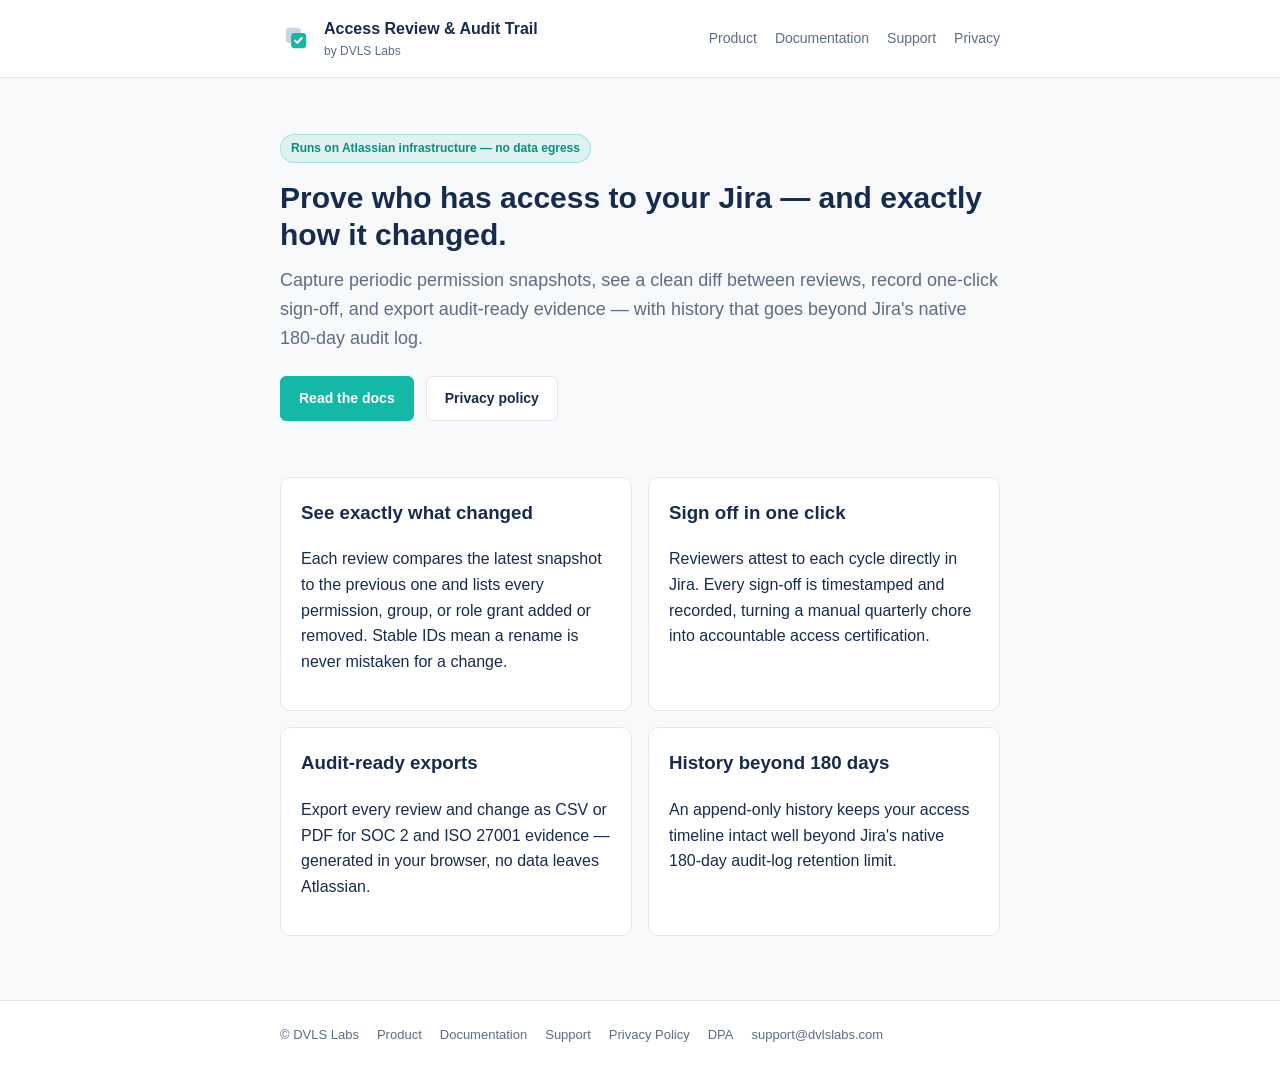
<file: index.html>
<!DOCTYPE html>
<html lang="en">
<head>
<meta charset="UTF-8" />
<meta name="viewport" content="width=device-width, initial-scale=1.0" />
<meta name="google-site-verification" content="g9k7dVxMS0NeGVmYyYb6MS2jGvjn_AyWp5jmQugi9No" />
<title>Access Review &amp; Audit Trail for Jira — DVLS Labs</title>
<meta name="description" content="Run periodic access reviews, track every permission change, and export audit-ready proof beyond Jira's 180-day log. Runs entirely on Atlassian infrastructure — no data egress." />
<meta property="og:type" content="website" />
<meta property="og:title" content="Access Review &amp; Audit Trail for Jira" />
<meta property="og:description" content="Prove who has access to your Jira — and exactly how it changed. Snapshot, diff, sign off, and export audit-ready evidence beyond the 180-day log." />
<meta property="og:url" content="https://dvlslabs.com/" />
<meta property="og:image" content="https://dvlslabs.com/logo.svg" />
<meta name="twitter:card" content="summary" />
<link rel="icon" href="logo.svg" type="image/svg+xml" />
<link rel="canonical" href="https://dvlslabs.com/" />
<link rel="stylesheet" href="style.css" />
</head>
<body>

<header class="site-header">
  <div class="wrap">
    <img class="logo" src="logo.svg" alt="Access Review logo" />
    <a class="brand" href="index.html">Access Review &amp; Audit Trail<small>by DVLS Labs</small></a>
    <nav class="nav">
      <a href="product.html">Product</a>
      <a href="documentation.html">Documentation</a>
      <a href="support.html">Support</a>
      <a href="privacy.html">Privacy</a>
    </nav>
  </div>
</header>

<div class="wrap">
  <section class="hero">
    <span class="badge">Runs on Atlassian infrastructure — no data egress</span>
    <h1>Prove who has access to your Jira — and exactly how it changed.</h1>
    <p class="lead">Capture periodic permission snapshots, see a clean diff between reviews,
      record one-click sign-off, and export audit-ready evidence — with history that goes
      beyond Jira's native 180-day audit log.</p>
    <div class="cta-row">
      <a class="btn primary" href="documentation.html">Read the docs</a>
      <a class="btn" href="privacy.html">Privacy policy</a>
    </div>
  </section>
</div>

<main>
  <div class="wrap">
    <div class="tiles">
      <div class="tile">
        <h3>See exactly what changed</h3>
        <p>Each review compares the latest snapshot to the previous one and lists every
          permission, group, or role grant added or removed. Stable IDs mean a rename is
          never mistaken for a change.</p>
      </div>
      <div class="tile">
        <h3>Sign off in one click</h3>
        <p>Reviewers attest to each cycle directly in Jira. Every sign-off is timestamped
          and recorded, turning a manual quarterly chore into accountable access
          certification.</p>
      </div>
      <div class="tile">
        <h3>Audit-ready exports</h3>
        <p>Export every review and change as CSV or PDF for SOC&nbsp;2 and ISO&nbsp;27001
          evidence — generated in your browser, no data leaves Atlassian.</p>
      </div>
      <div class="tile">
        <h3>History beyond 180 days</h3>
        <p>An append-only history keeps your access timeline intact well beyond Jira's
          native 180-day audit-log retention limit.</p>
      </div>
    </div>
  </div>
</main>

<footer class="site-footer">
  <div class="wrap">
    <span>© DVLS Labs</span>
    <a href="product.html">Product</a>
    <a href="documentation.html">Documentation</a>
    <a href="support.html">Support</a>
    <a href="privacy.html">Privacy Policy</a>
    <a href="dpa.html">DPA</a>
    <a href="mailto:support@dvlslabs.com">support@dvlslabs.com</a>
  </div>
</footer>

</body>
</html>
</file>
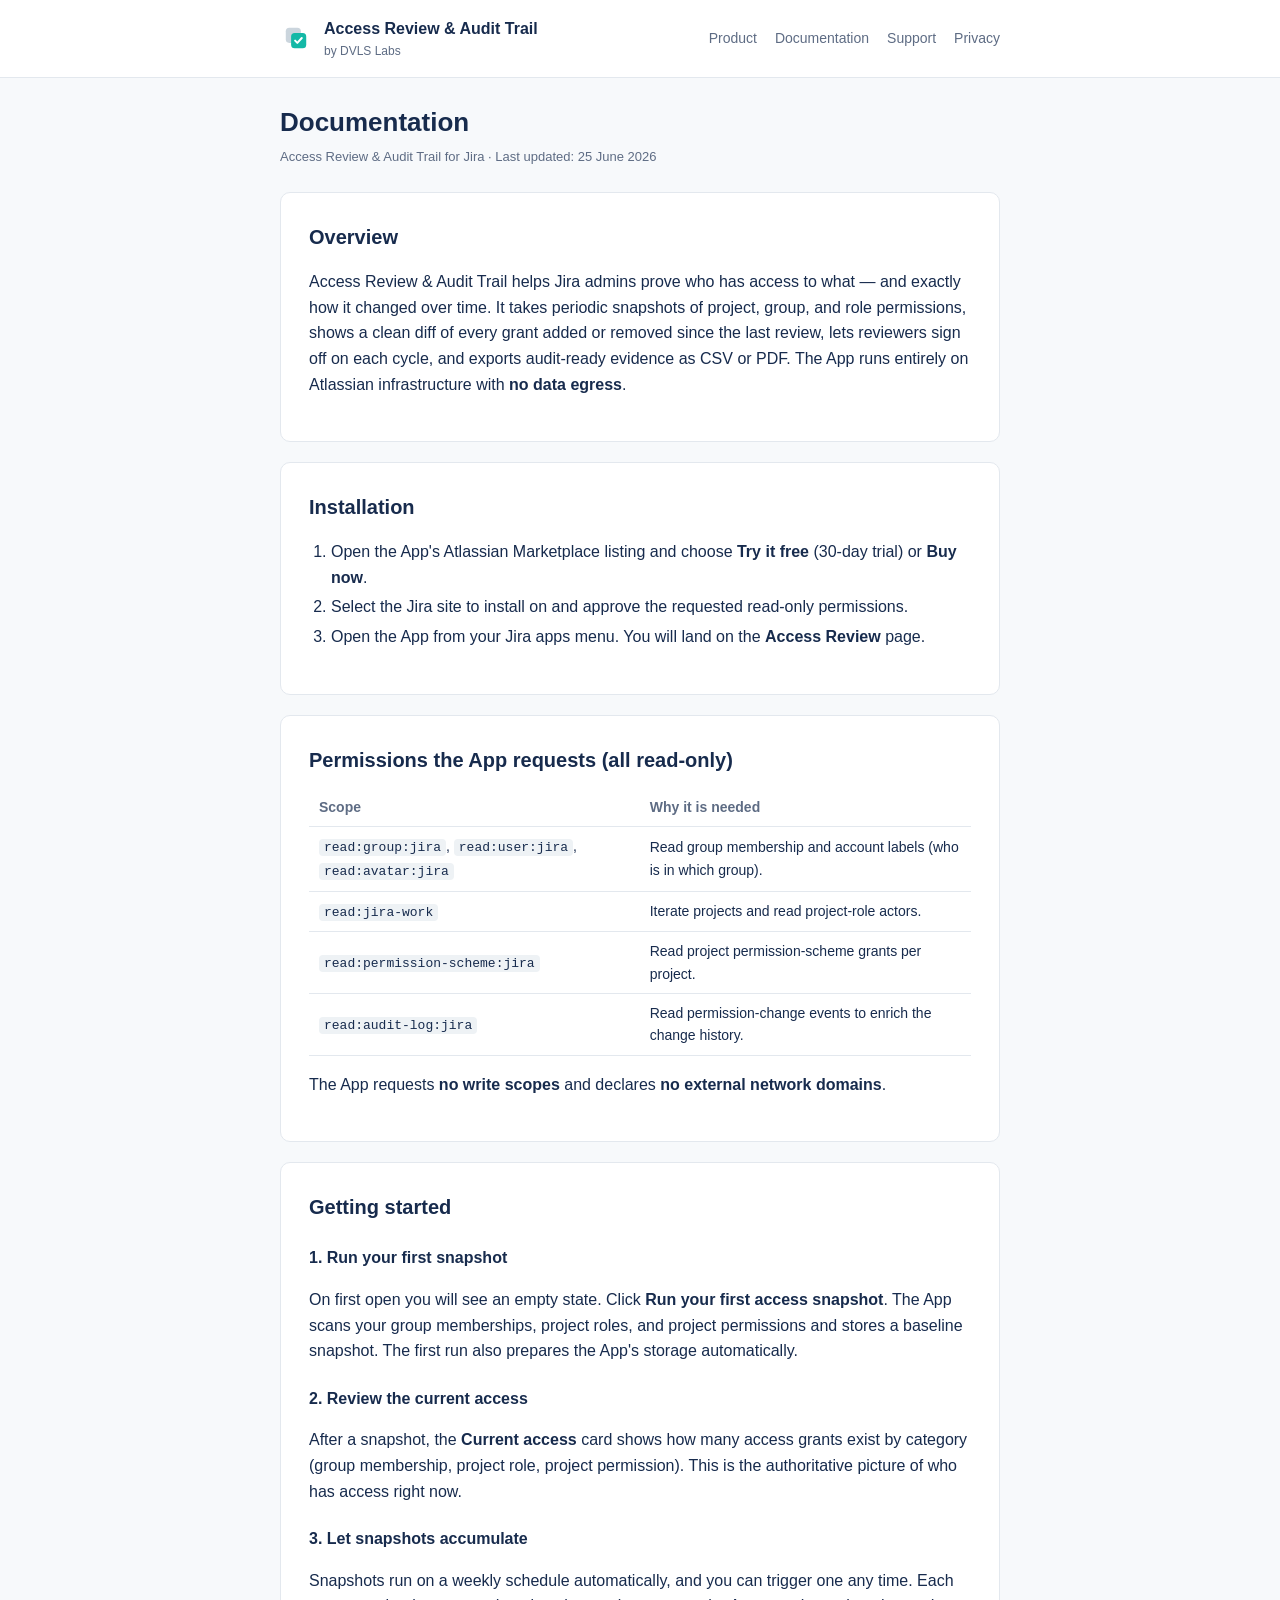
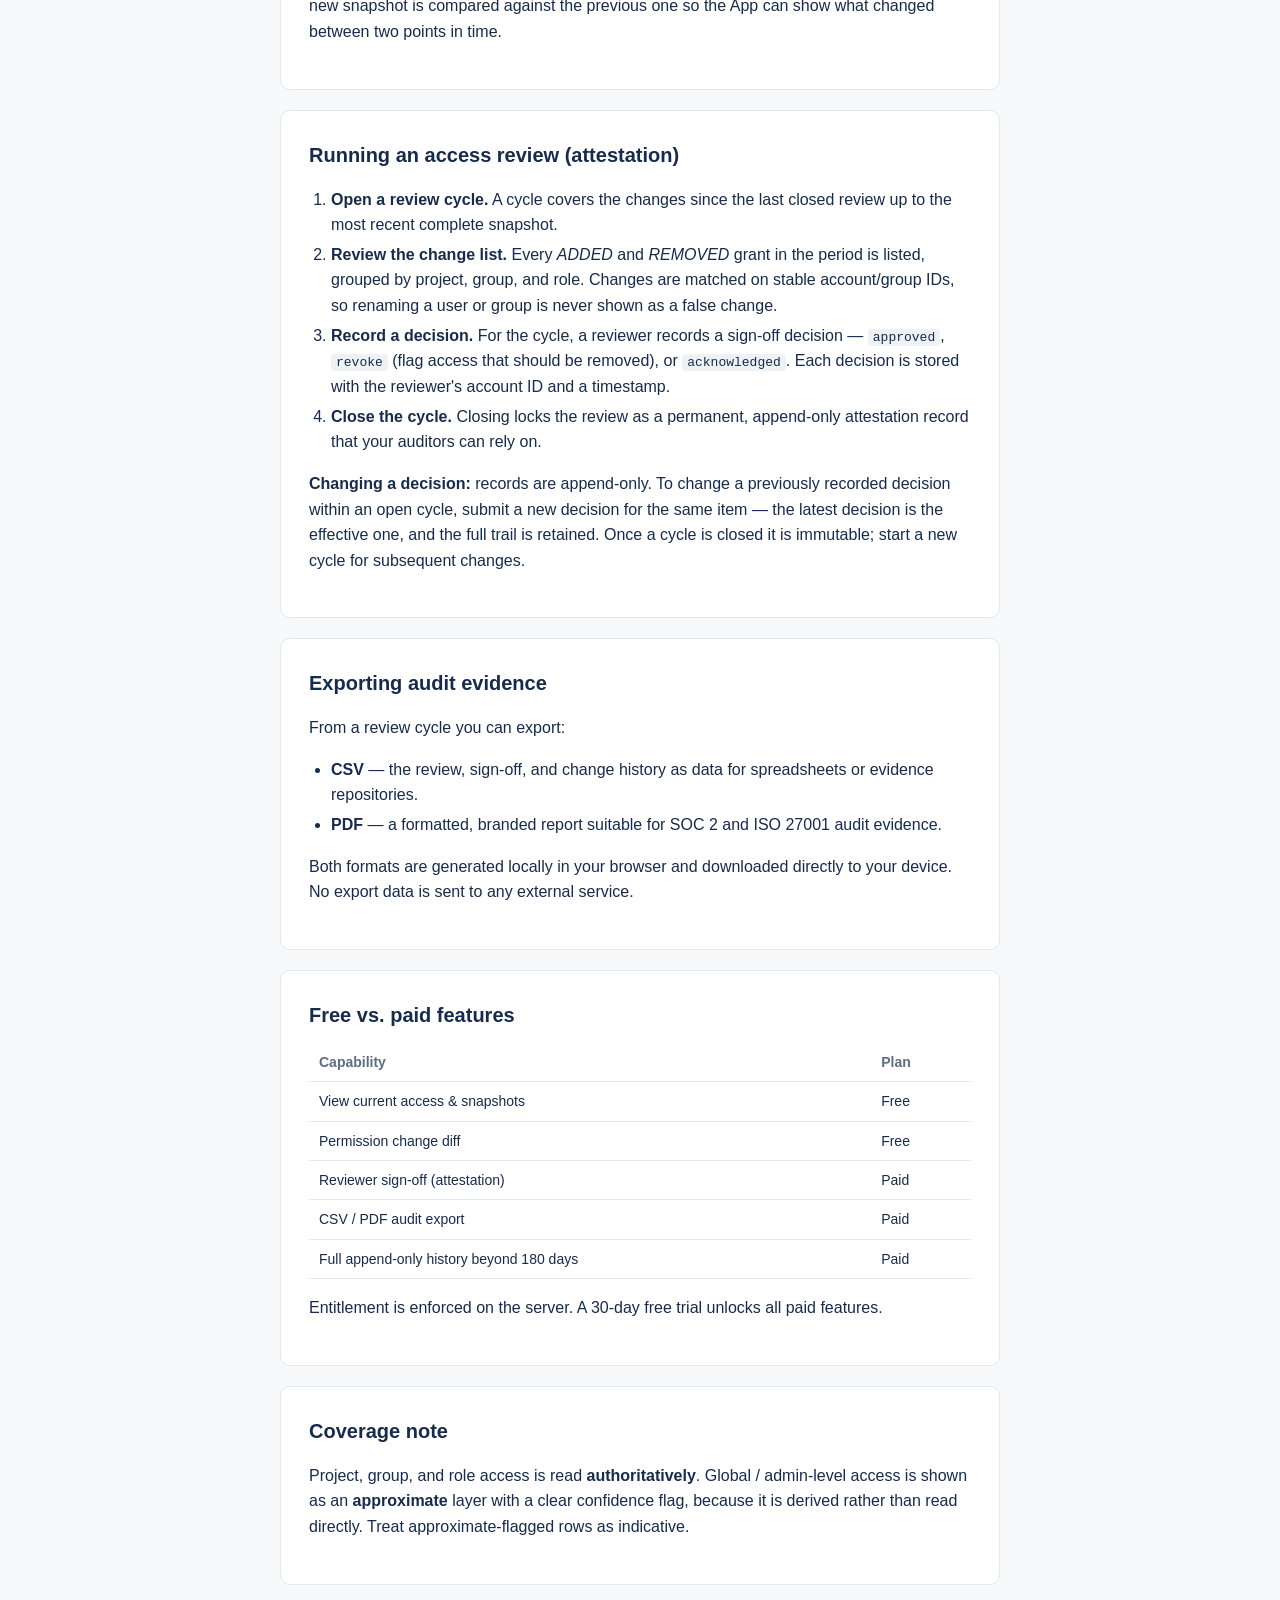
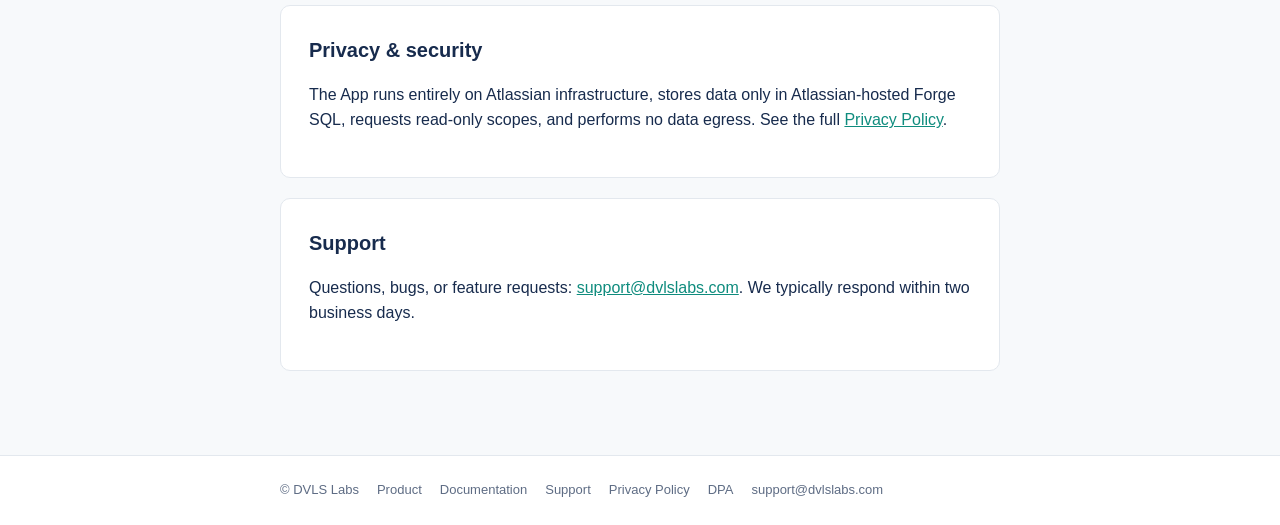
<file: documentation.html>
<!DOCTYPE html>
<html lang="en">
<head>
<meta charset="UTF-8" />
<meta name="viewport" content="width=device-width, initial-scale=1.0" />
<title>Documentation — Access Review &amp; Audit Trail for Jira</title>
<meta name="description" content="How to install and use Access Review & Audit Trail for Jira: snapshots, permission diff, reviewer sign-off, and audit-ready CSV/PDF export." />
<link rel="icon" href="logo.svg" type="image/svg+xml" />
<link rel="canonical" href="https://dvlslabs.com/documentation.html" />
<link rel="stylesheet" href="style.css" />
</head>
<body>

<header class="site-header">
  <div class="wrap">
    <img class="logo" src="logo.svg" alt="Access Review logo" />
    <a class="brand" href="index.html">Access Review &amp; Audit Trail<small>by DVLS Labs</small></a>
    <nav class="nav">
      <a href="product.html">Product</a>
      <a href="documentation.html">Documentation</a>
      <a href="support.html">Support</a>
      <a href="privacy.html">Privacy</a>
    </nav>
  </div>
</header>

<main>
  <div class="wrap doc">
    <h1>Documentation</h1>
    <p class="updated">Access Review &amp; Audit Trail for Jira · Last updated: 25 June 2026</p>

    <div class="card">
      <h2>Overview</h2>
      <p>Access Review &amp; Audit Trail helps Jira admins prove who has access to what —
        and exactly how it changed over time. It takes periodic snapshots of project, group,
        and role permissions, shows a clean diff of every grant added or removed since the
        last review, lets reviewers sign off on each cycle, and exports audit-ready evidence
        as CSV or PDF. The App runs entirely on Atlassian infrastructure with
        <strong>no data egress</strong>.</p>
    </div>

    <div class="card">
      <h2>Installation</h2>
      <ol>
        <li>Open the App's Atlassian Marketplace listing and choose <strong>Try it free</strong>
          (30-day trial) or <strong>Buy now</strong>.</li>
        <li>Select the Jira site to install on and approve the requested read-only permissions.</li>
        <li>Open the App from your Jira apps menu. You will land on the
          <strong>Access Review</strong> page.</li>
      </ol>
    </div>

    <div class="card">
      <h2>Permissions the App requests (all read-only)</h2>
      <table>
        <thead><tr><th>Scope</th><th>Why it is needed</th></tr></thead>
        <tbody>
          <tr><td><code>read:group:jira</code>, <code>read:user:jira</code>, <code>read:avatar:jira</code></td>
              <td>Read group membership and account labels (who is in which group).</td></tr>
          <tr><td><code>read:jira-work</code></td>
              <td>Iterate projects and read project-role actors.</td></tr>
          <tr><td><code>read:permission-scheme:jira</code></td>
              <td>Read project permission-scheme grants per project.</td></tr>
          <tr><td><code>read:audit-log:jira</code></td>
              <td>Read permission-change events to enrich the change history.</td></tr>
        </tbody>
      </table>
      <p>The App requests <strong>no write scopes</strong> and declares
        <strong>no external network domains</strong>.</p>
    </div>

    <div class="card">
      <h2>Getting started</h2>
      <h3>1. Run your first snapshot</h3>
      <p>On first open you will see an empty state. Click <strong>Run your first access
        snapshot</strong>. The App scans your group memberships, project roles, and project
        permissions and stores a baseline snapshot. The first run also prepares the App's
        storage automatically.</p>

      <h3>2. Review the current access</h3>
      <p>After a snapshot, the <strong>Current access</strong> card shows how many access
        grants exist by category (group membership, project role, project permission). This
        is the authoritative picture of who has access right now.</p>

      <h3>3. Let snapshots accumulate</h3>
      <p>Snapshots run on a weekly schedule automatically, and you can trigger one any time.
        Each new snapshot is compared against the previous one so the App can show what
        changed between two points in time.</p>
    </div>

    <div class="card">
      <h2>Running an access review (attestation)</h2>
      <ol>
        <li><strong>Open a review cycle.</strong> A cycle covers the changes since the last
          closed review up to the most recent complete snapshot.</li>
        <li><strong>Review the change list.</strong> Every <em>ADDED</em> and <em>REMOVED</em>
          grant in the period is listed, grouped by project, group, and role. Changes are
          matched on stable account/group IDs, so renaming a user or group is never shown as
          a false change.</li>
        <li><strong>Record a decision.</strong> For the cycle, a reviewer records a sign-off
          decision — <code>approved</code>, <code>revoke</code> (flag access that should be
          removed), or <code>acknowledged</code>. Each decision is stored with the reviewer's
          account ID and a timestamp.</li>
        <li><strong>Close the cycle.</strong> Closing locks the review as a permanent,
          append-only attestation record that your auditors can rely on.</li>
      </ol>
      <p><strong>Changing a decision:</strong> records are append-only. To change a previously
        recorded decision within an open cycle, submit a new decision for the same item — the
        latest decision is the effective one, and the full trail is retained. Once a cycle is
        closed it is immutable; start a new cycle for subsequent changes.</p>
    </div>

    <div class="card">
      <h2>Exporting audit evidence</h2>
      <p>From a review cycle you can export:</p>
      <ul>
        <li><strong>CSV</strong> — the review, sign-off, and change history as data for
          spreadsheets or evidence repositories.</li>
        <li><strong>PDF</strong> — a formatted, branded report suitable for SOC&nbsp;2 and
          ISO&nbsp;27001 audit evidence.</li>
      </ul>
      <p>Both formats are generated locally in your browser and downloaded directly to your
        device. No export data is sent to any external service.</p>
    </div>

    <div class="card">
      <h2>Free vs. paid features</h2>
      <table>
        <thead><tr><th>Capability</th><th>Plan</th></tr></thead>
        <tbody>
          <tr><td>View current access &amp; snapshots</td><td>Free</td></tr>
          <tr><td>Permission change diff</td><td>Free</td></tr>
          <tr><td>Reviewer sign-off (attestation)</td><td>Paid</td></tr>
          <tr><td>CSV / PDF audit export</td><td>Paid</td></tr>
          <tr><td>Full append-only history beyond 180 days</td><td>Paid</td></tr>
        </tbody>
      </table>
      <p>Entitlement is enforced on the server. A 30-day free trial unlocks all paid features.</p>
    </div>

    <div class="card">
      <h2>Coverage note</h2>
      <p>Project, group, and role access is read <strong>authoritatively</strong>. Global /
        admin-level access is shown as an <strong>approximate</strong> layer with a clear
        confidence flag, because it is derived rather than read directly. Treat
        approximate-flagged rows as indicative.</p>
    </div>

    <div class="card">
      <h2>Privacy &amp; security</h2>
      <p>The App runs entirely on Atlassian infrastructure, stores data only in Atlassian-hosted
        Forge SQL, requests read-only scopes, and performs no data egress. See the full
        <a href="privacy.html">Privacy Policy</a>.</p>
    </div>

    <div class="card">
      <h2>Support</h2>
      <p>Questions, bugs, or feature requests:
        <a href="mailto:support@dvlslabs.com">support@dvlslabs.com</a>. We typically respond
        within two business days.</p>
    </div>
  </div>
</main>

<footer class="site-footer">
  <div class="wrap">
    <span>© DVLS Labs</span>
    <a href="product.html">Product</a>
    <a href="documentation.html">Documentation</a>
    <a href="support.html">Support</a>
    <a href="privacy.html">Privacy Policy</a>
    <a href="dpa.html">DPA</a>
    <a href="mailto:support@dvlslabs.com">support@dvlslabs.com</a>
  </div>
</footer>

</body>
</html>
</file>
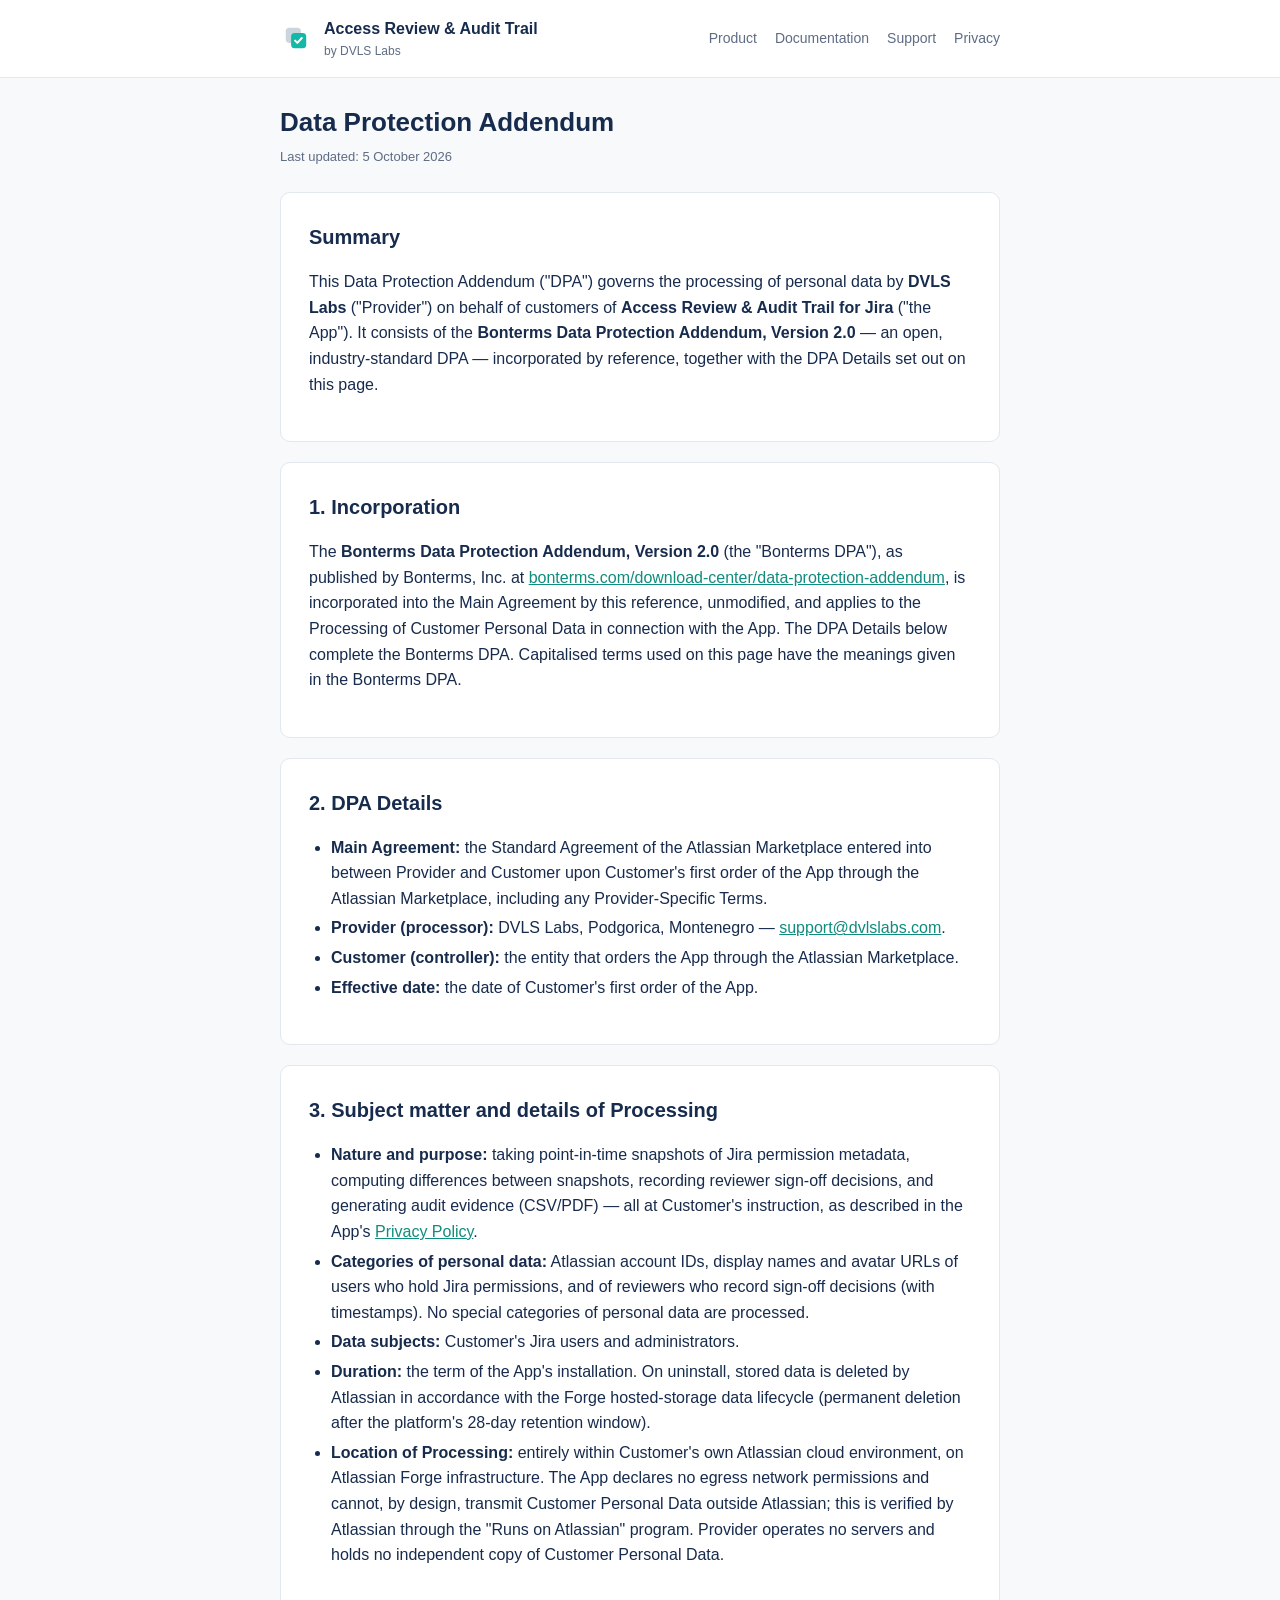
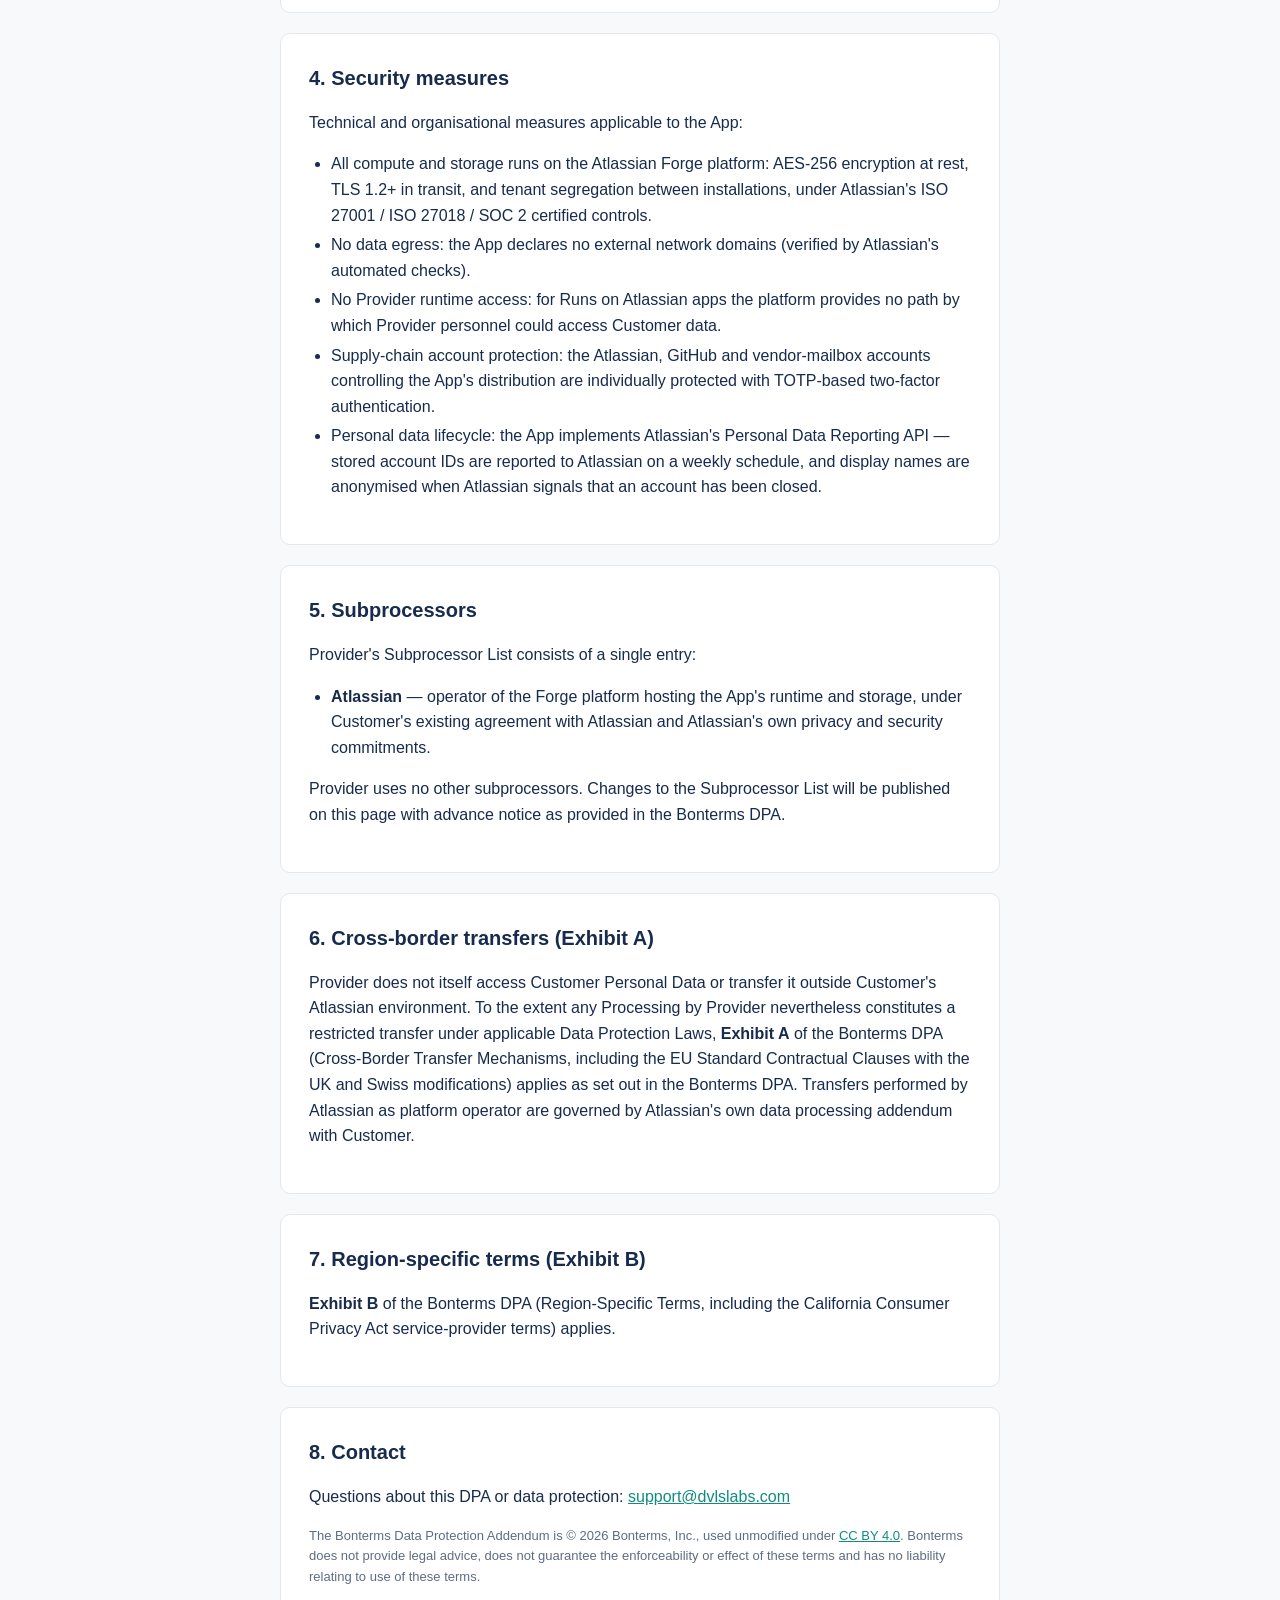
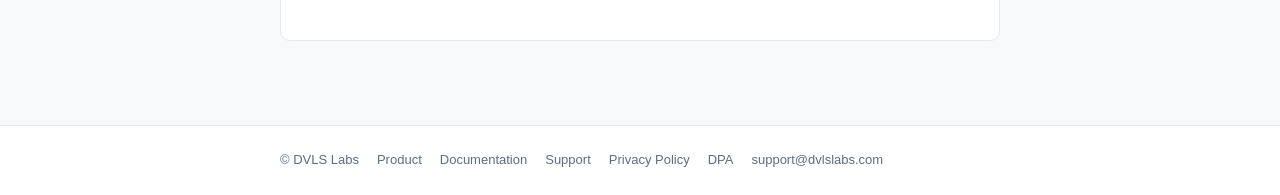
<file: dpa.html>
<!DOCTYPE html>
<html lang="en">
<head>
<meta charset="UTF-8" />
<meta name="viewport" content="width=device-width, initial-scale=1.0" />
<title>Data Protection Addendum — Access Review &amp; Audit Trail for Jira</title>
<meta name="description" content="Data Protection Addendum (DPA) for Access Review & Audit Trail for Jira by DVLS Labs, based on the Bonterms Data Protection Addendum Version 2.0." />
<link rel="icon" href="logo.svg" type="image/svg+xml" />
<link rel="canonical" href="https://dvlslabs.com/dpa.html" />
<link rel="stylesheet" href="style.css" />
</head>
<body>

<header class="site-header">
  <div class="wrap">
    <img class="logo" src="logo.svg" alt="Access Review logo" />
    <a class="brand" href="index.html">Access Review &amp; Audit Trail<small>by DVLS Labs</small></a>
    <nav class="nav">
      <a href="product.html">Product</a>
      <a href="documentation.html">Documentation</a>
      <a href="support.html">Support</a>
      <a href="privacy.html">Privacy</a>
    </nav>
  </div>
</header>

<main>
  <div class="wrap doc">
    <h1>Data Protection Addendum</h1>
    <p class="updated">Last updated: 5 October 2026</p>

    <div class="card">
      <h2>Summary</h2>
      <p>This Data Protection Addendum ("DPA") governs the processing of personal data by
        <strong>DVLS Labs</strong> ("Provider") on behalf of customers of
        <strong>Access Review &amp; Audit Trail for Jira</strong> ("the App"). It consists of
        the <strong>Bonterms Data Protection Addendum, Version 2.0</strong> — an open,
        industry-standard DPA — incorporated by reference, together with the DPA Details set
        out on this page.</p>
    </div>

    <div class="card">
      <h2>1. Incorporation</h2>
      <p>The <strong>Bonterms Data Protection Addendum, Version 2.0</strong> (the "Bonterms
        DPA"), as published by Bonterms, Inc. at
        <a href="https://bonterms.com/download-center/data-protection-addendum" target="_blank" rel="noopener">bonterms.com/download-center/data-protection-addendum</a>,
        is incorporated into the Main Agreement by this reference, unmodified, and applies to
        the Processing of Customer Personal Data in connection with the App. The DPA Details
        below complete the Bonterms DPA. Capitalised terms used on this page have the meanings
        given in the Bonterms DPA.</p>
    </div>

    <div class="card">
      <h2>2. DPA Details</h2>
      <ul>
        <li><strong>Main Agreement:</strong> the Standard Agreement of the Atlassian
          Marketplace entered into between Provider and Customer upon Customer's first order
          of the App through the Atlassian Marketplace, including any Provider-Specific
          Terms.</li>
        <li><strong>Provider (processor):</strong> DVLS Labs, Podgorica, Montenegro —
          <a href="mailto:support@dvlslabs.com">support@dvlslabs.com</a>.</li>
        <li><strong>Customer (controller):</strong> the entity that orders the App through
          the Atlassian Marketplace.</li>
        <li><strong>Effective date:</strong> the date of Customer's first order of the
          App.</li>
      </ul>
    </div>

    <div class="card">
      <h2>3. Subject matter and details of Processing</h2>
      <ul>
        <li><strong>Nature and purpose:</strong> taking point-in-time snapshots of Jira
          permission metadata, computing differences between snapshots, recording reviewer
          sign-off decisions, and generating audit evidence (CSV/PDF) — all at Customer's
          instruction, as described in the App's
          <a href="privacy.html">Privacy Policy</a>.</li>
        <li><strong>Categories of personal data:</strong> Atlassian account IDs, display
          names and avatar URLs of users who hold Jira permissions, and of reviewers who
          record sign-off decisions (with timestamps). No special categories of personal
          data are processed.</li>
        <li><strong>Data subjects:</strong> Customer's Jira users and administrators.</li>
        <li><strong>Duration:</strong> the term of the App's installation. On uninstall,
          stored data is deleted by Atlassian in accordance with the Forge hosted-storage
          data lifecycle (permanent deletion after the platform's 28-day retention
          window).</li>
        <li><strong>Location of Processing:</strong> entirely within Customer's own
          Atlassian cloud environment, on Atlassian Forge infrastructure. The App declares
          no egress network permissions and cannot, by design, transmit Customer Personal
          Data outside Atlassian; this is verified by Atlassian through the "Runs on
          Atlassian" program. Provider operates no servers and holds no independent copy of
          Customer Personal Data.</li>
      </ul>
    </div>

    <div class="card">
      <h2>4. Security measures</h2>
      <p>Technical and organisational measures applicable to the App:</p>
      <ul>
        <li>All compute and storage runs on the Atlassian Forge platform: AES-256 encryption
          at rest, TLS 1.2+ in transit, and tenant segregation between installations, under
          Atlassian's ISO 27001 / ISO 27018 / SOC 2 certified controls.</li>
        <li>No data egress: the App declares no external network domains (verified by
          Atlassian's automated checks).</li>
        <li>No Provider runtime access: for Runs on Atlassian apps the platform provides no
          path by which Provider personnel could access Customer data.</li>
        <li>Supply-chain account protection: the Atlassian, GitHub and vendor-mailbox
          accounts controlling the App's distribution are individually protected with
          TOTP-based two-factor authentication.</li>
        <li>Personal data lifecycle: the App implements Atlassian's Personal Data Reporting
          API — stored account IDs are reported to Atlassian on a weekly schedule, and
          display names are anonymised when Atlassian signals that an account has been
          closed.</li>
      </ul>
    </div>

    <div class="card">
      <h2>5. Subprocessors</h2>
      <p>Provider's Subprocessor List consists of a single entry:</p>
      <ul>
        <li><strong>Atlassian</strong> — operator of the Forge platform hosting the App's
          runtime and storage, under Customer's existing agreement with Atlassian and
          Atlassian's own privacy and security commitments.</li>
      </ul>
      <p>Provider uses no other subprocessors. Changes to the Subprocessor List will be
        published on this page with advance notice as provided in the Bonterms DPA.</p>
    </div>

    <div class="card">
      <h2>6. Cross-border transfers (Exhibit A)</h2>
      <p>Provider does not itself access Customer Personal Data or transfer it outside
        Customer's Atlassian environment. To the extent any Processing by Provider
        nevertheless constitutes a restricted transfer under applicable Data Protection
        Laws, <strong>Exhibit A</strong> of the Bonterms DPA (Cross-Border Transfer
        Mechanisms, including the EU Standard Contractual Clauses with the UK and Swiss
        modifications) applies as set out in the Bonterms DPA. Transfers performed by
        Atlassian as platform operator are governed by Atlassian's own data processing
        addendum with Customer.</p>
    </div>

    <div class="card">
      <h2>7. Region-specific terms (Exhibit B)</h2>
      <p><strong>Exhibit B</strong> of the Bonterms DPA (Region-Specific Terms, including
        the California Consumer Privacy Act service-provider terms) applies.</p>
    </div>

    <div class="card">
      <h2>8. Contact</h2>
      <p>Questions about this DPA or data protection:
        <a href="mailto:support@dvlslabs.com">support@dvlslabs.com</a></p>
      <p class="updated">The Bonterms Data Protection Addendum is © 2026 Bonterms, Inc.,
        used unmodified under
        <a href="https://creativecommons.org/licenses/by/4.0/" target="_blank" rel="noopener">CC BY 4.0</a>.
        Bonterms does not provide legal advice, does not guarantee the enforceability or
        effect of these terms and has no liability relating to use of these terms.</p>
    </div>
  </div>
</main>

<footer class="site-footer">
  <div class="wrap">
    <span>© DVLS Labs</span>
    <a href="product.html">Product</a>
    <a href="documentation.html">Documentation</a>
    <a href="support.html">Support</a>
    <a href="privacy.html">Privacy Policy</a>
    <a href="dpa.html">DPA</a>
    <a href="mailto:support@dvlslabs.com">support@dvlslabs.com</a>
  </div>
</footer>

</body>
</html>
</file>
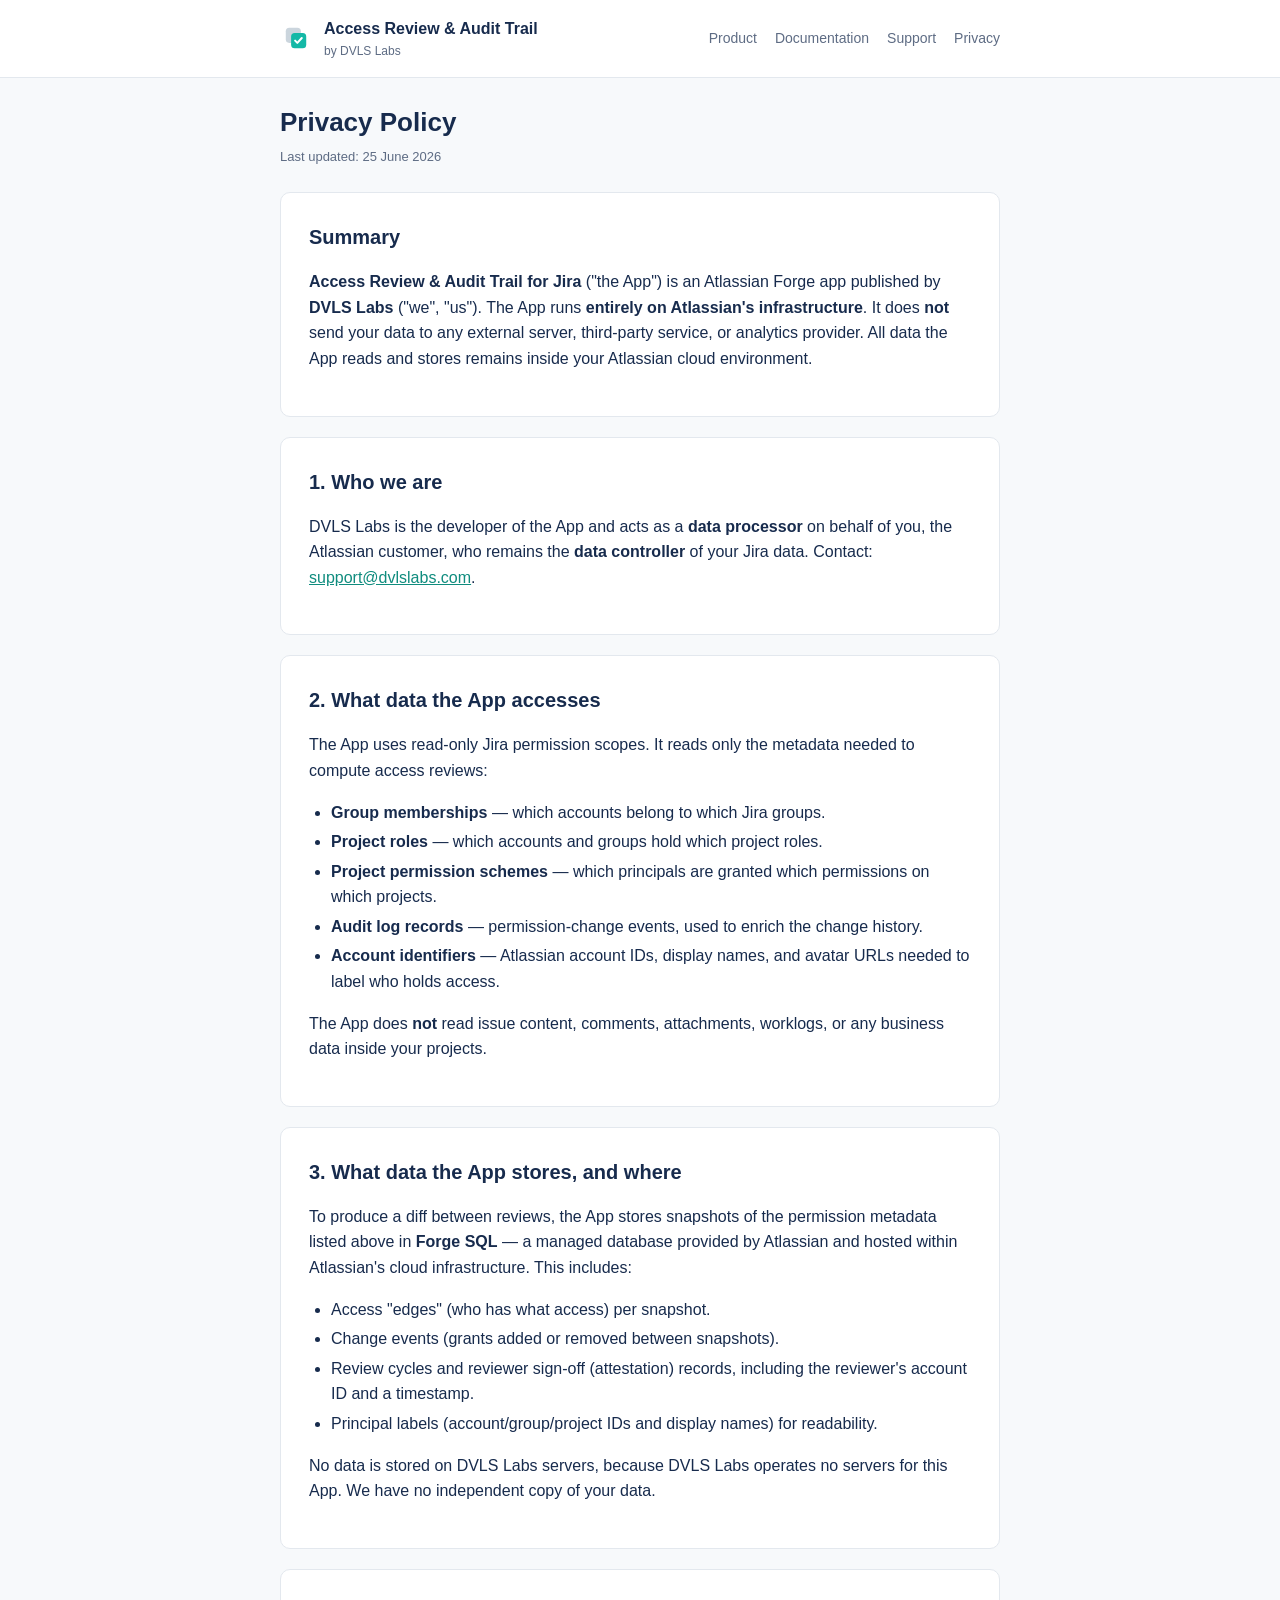
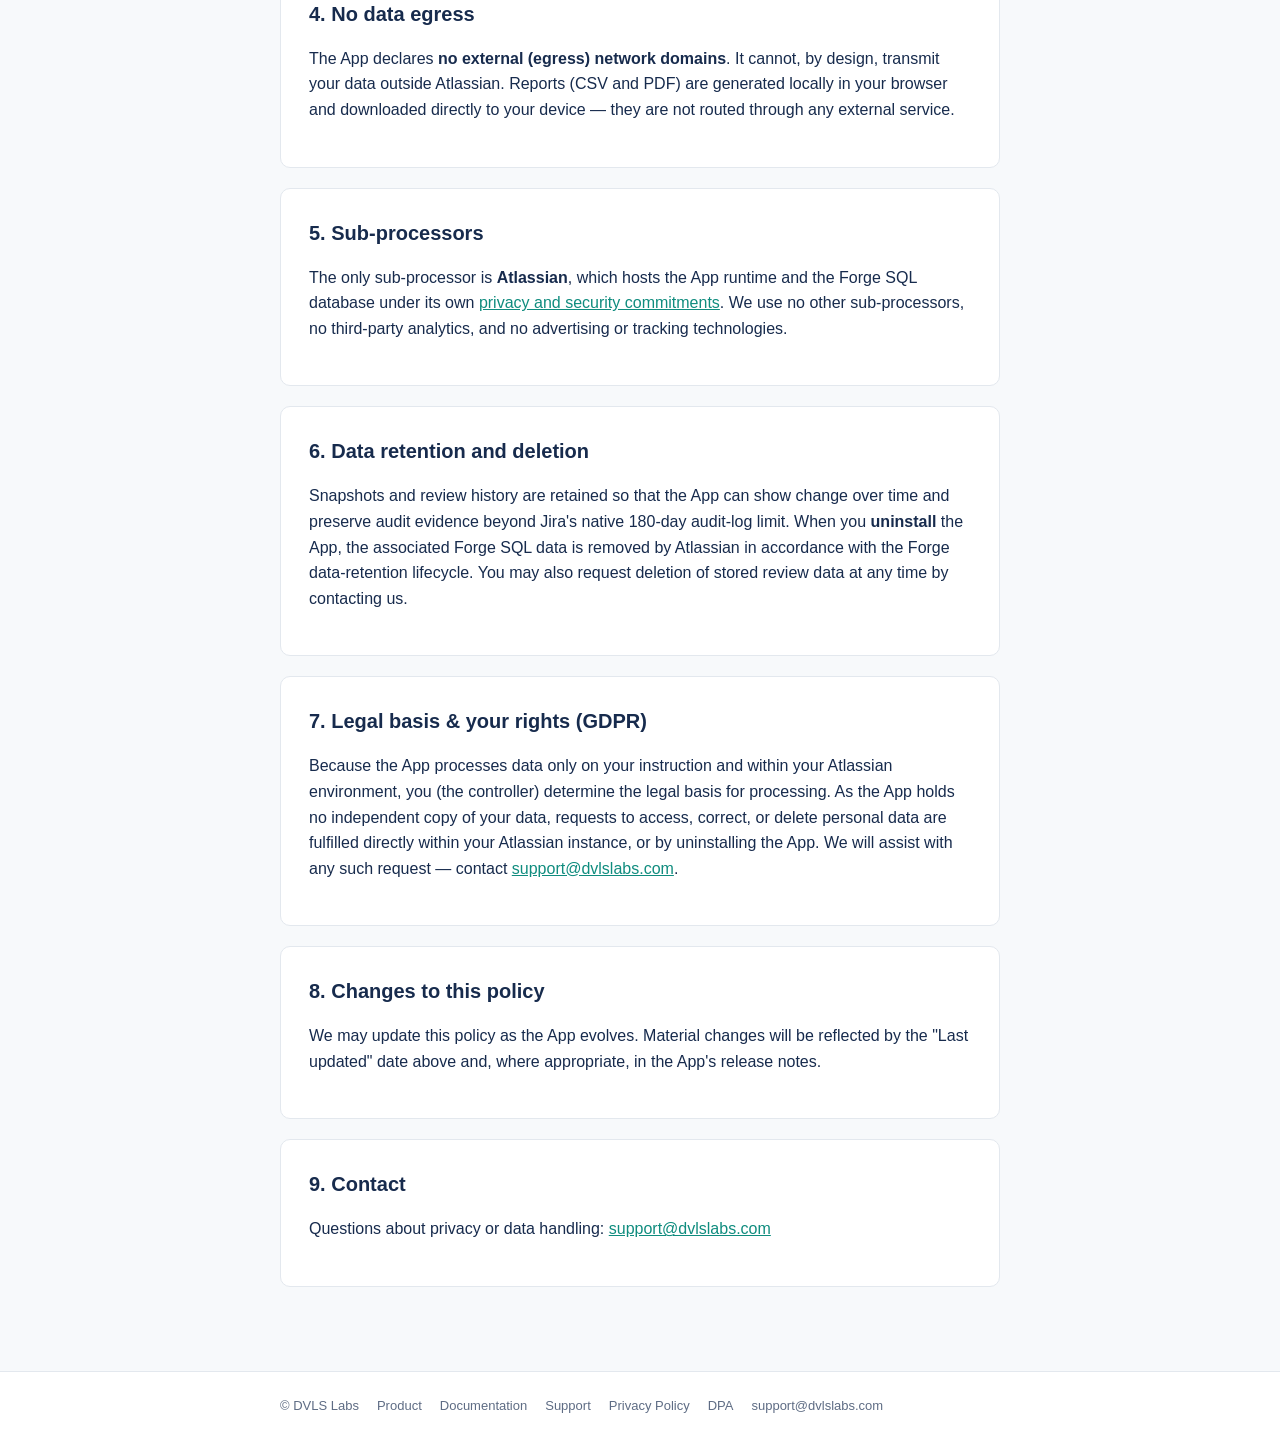
<file: privacy.html>
<!DOCTYPE html>
<html lang="en">
<head>
<meta charset="UTF-8" />
<meta name="viewport" content="width=device-width, initial-scale=1.0" />
<title>Privacy Policy — Access Review &amp; Audit Trail for Jira</title>
<meta name="description" content="Privacy policy for Access Review & Audit Trail for Jira by DVLS Labs. The app runs entirely on Atlassian infrastructure and does not transmit data to any external server." />
<link rel="icon" href="logo.svg" type="image/svg+xml" />
<link rel="canonical" href="https://dvlslabs.com/privacy.html" />
<link rel="stylesheet" href="style.css" />
</head>
<body>

<header class="site-header">
  <div class="wrap">
    <img class="logo" src="logo.svg" alt="Access Review logo" />
    <a class="brand" href="index.html">Access Review &amp; Audit Trail<small>by DVLS Labs</small></a>
    <nav class="nav">
      <a href="product.html">Product</a>
      <a href="documentation.html">Documentation</a>
      <a href="support.html">Support</a>
      <a href="privacy.html">Privacy</a>
    </nav>
  </div>
</header>

<main>
  <div class="wrap doc">
    <h1>Privacy Policy</h1>
    <p class="updated">Last updated: 25 June 2026</p>

    <div class="card">
      <h2>Summary</h2>
      <p><strong>Access Review &amp; Audit Trail for Jira</strong> ("the App") is an
        Atlassian Forge app published by <strong>DVLS Labs</strong> ("we", "us"). The App
        runs <strong>entirely on Atlassian's infrastructure</strong>. It does
        <strong>not</strong> send your data to any external server, third-party service,
        or analytics provider. All data the App reads and stores remains inside your
        Atlassian cloud environment.</p>
    </div>

    <div class="card">
      <h2>1. Who we are</h2>
      <p>DVLS Labs is the developer of the App and acts as a <strong>data processor</strong>
        on behalf of you, the Atlassian customer, who remains the <strong>data
        controller</strong> of your Jira data. Contact:
        <a href="mailto:support@dvlslabs.com">support@dvlslabs.com</a>.</p>
    </div>

    <div class="card">
      <h2>2. What data the App accesses</h2>
      <p>The App uses read-only Jira permission scopes. It reads only the metadata needed
        to compute access reviews:</p>
      <ul>
        <li><strong>Group memberships</strong> — which accounts belong to which Jira groups.</li>
        <li><strong>Project roles</strong> — which accounts and groups hold which project roles.</li>
        <li><strong>Project permission schemes</strong> — which principals are granted which
          permissions on which projects.</li>
        <li><strong>Audit log records</strong> — permission-change events, used to enrich the
          change history.</li>
        <li><strong>Account identifiers</strong> — Atlassian account IDs, display names, and
          avatar URLs needed to label who holds access.</li>
      </ul>
      <p>The App does <strong>not</strong> read issue content, comments, attachments,
        worklogs, or any business data inside your projects.</p>
    </div>

    <div class="card">
      <h2>3. What data the App stores, and where</h2>
      <p>To produce a diff between reviews, the App stores snapshots of the permission
        metadata listed above in <strong>Forge SQL</strong> — a managed database provided
        by Atlassian and hosted within Atlassian's cloud infrastructure. This includes:</p>
      <ul>
        <li>Access "edges" (who has what access) per snapshot.</li>
        <li>Change events (grants added or removed between snapshots).</li>
        <li>Review cycles and reviewer sign-off (attestation) records, including the
          reviewer's account ID and a timestamp.</li>
        <li>Principal labels (account/group/project IDs and display names) for readability.</li>
      </ul>
      <p>No data is stored on DVLS Labs servers, because DVLS Labs operates no servers for
        this App. We have no independent copy of your data.</p>
    </div>

    <div class="card">
      <h2>4. No data egress</h2>
      <p>The App declares <strong>no external (egress) network domains</strong>. It cannot,
        by design, transmit your data outside Atlassian. Reports (CSV and PDF) are generated
        locally in your browser and downloaded directly to your device — they are not routed
        through any external service.</p>
    </div>

    <div class="card">
      <h2>5. Sub-processors</h2>
      <p>The only sub-processor is <strong>Atlassian</strong>, which hosts the App runtime
        and the Forge SQL database under its own
        <a href="https://www.atlassian.com/legal/privacy-policy" target="_blank" rel="noopener">privacy
        and security commitments</a>. We use no other sub-processors, no third-party
        analytics, and no advertising or tracking technologies.</p>
    </div>

    <div class="card">
      <h2>6. Data retention and deletion</h2>
      <p>Snapshots and review history are retained so that the App can show change over time
        and preserve audit evidence beyond Jira's native 180-day audit-log limit. When you
        <strong>uninstall</strong> the App, the associated Forge SQL data is removed by
        Atlassian in accordance with the Forge data-retention lifecycle. You may also request
        deletion of stored review data at any time by contacting us.</p>
    </div>

    <div class="card">
      <h2>7. Legal basis &amp; your rights (GDPR)</h2>
      <p>Because the App processes data only on your instruction and within your Atlassian
        environment, you (the controller) determine the legal basis for processing. As the
        App holds no independent copy of your data, requests to access, correct, or delete
        personal data are fulfilled directly within your Atlassian instance, or by
        uninstalling the App. We will assist with any such request — contact
        <a href="mailto:support@dvlslabs.com">support@dvlslabs.com</a>.</p>
    </div>

    <div class="card">
      <h2>8. Changes to this policy</h2>
      <p>We may update this policy as the App evolves. Material changes will be reflected by
        the "Last updated" date above and, where appropriate, in the App's release notes.</p>
    </div>

    <div class="card">
      <h2>9. Contact</h2>
      <p>Questions about privacy or data handling:
        <a href="mailto:support@dvlslabs.com">support@dvlslabs.com</a></p>
    </div>
  </div>
</main>

<footer class="site-footer">
  <div class="wrap">
    <span>© DVLS Labs</span>
    <a href="product.html">Product</a>
    <a href="documentation.html">Documentation</a>
    <a href="support.html">Support</a>
    <a href="privacy.html">Privacy Policy</a>
    <a href="dpa.html">DPA</a>
    <a href="mailto:support@dvlslabs.com">support@dvlslabs.com</a>
  </div>
</footer>

</body>
</html>
</file>
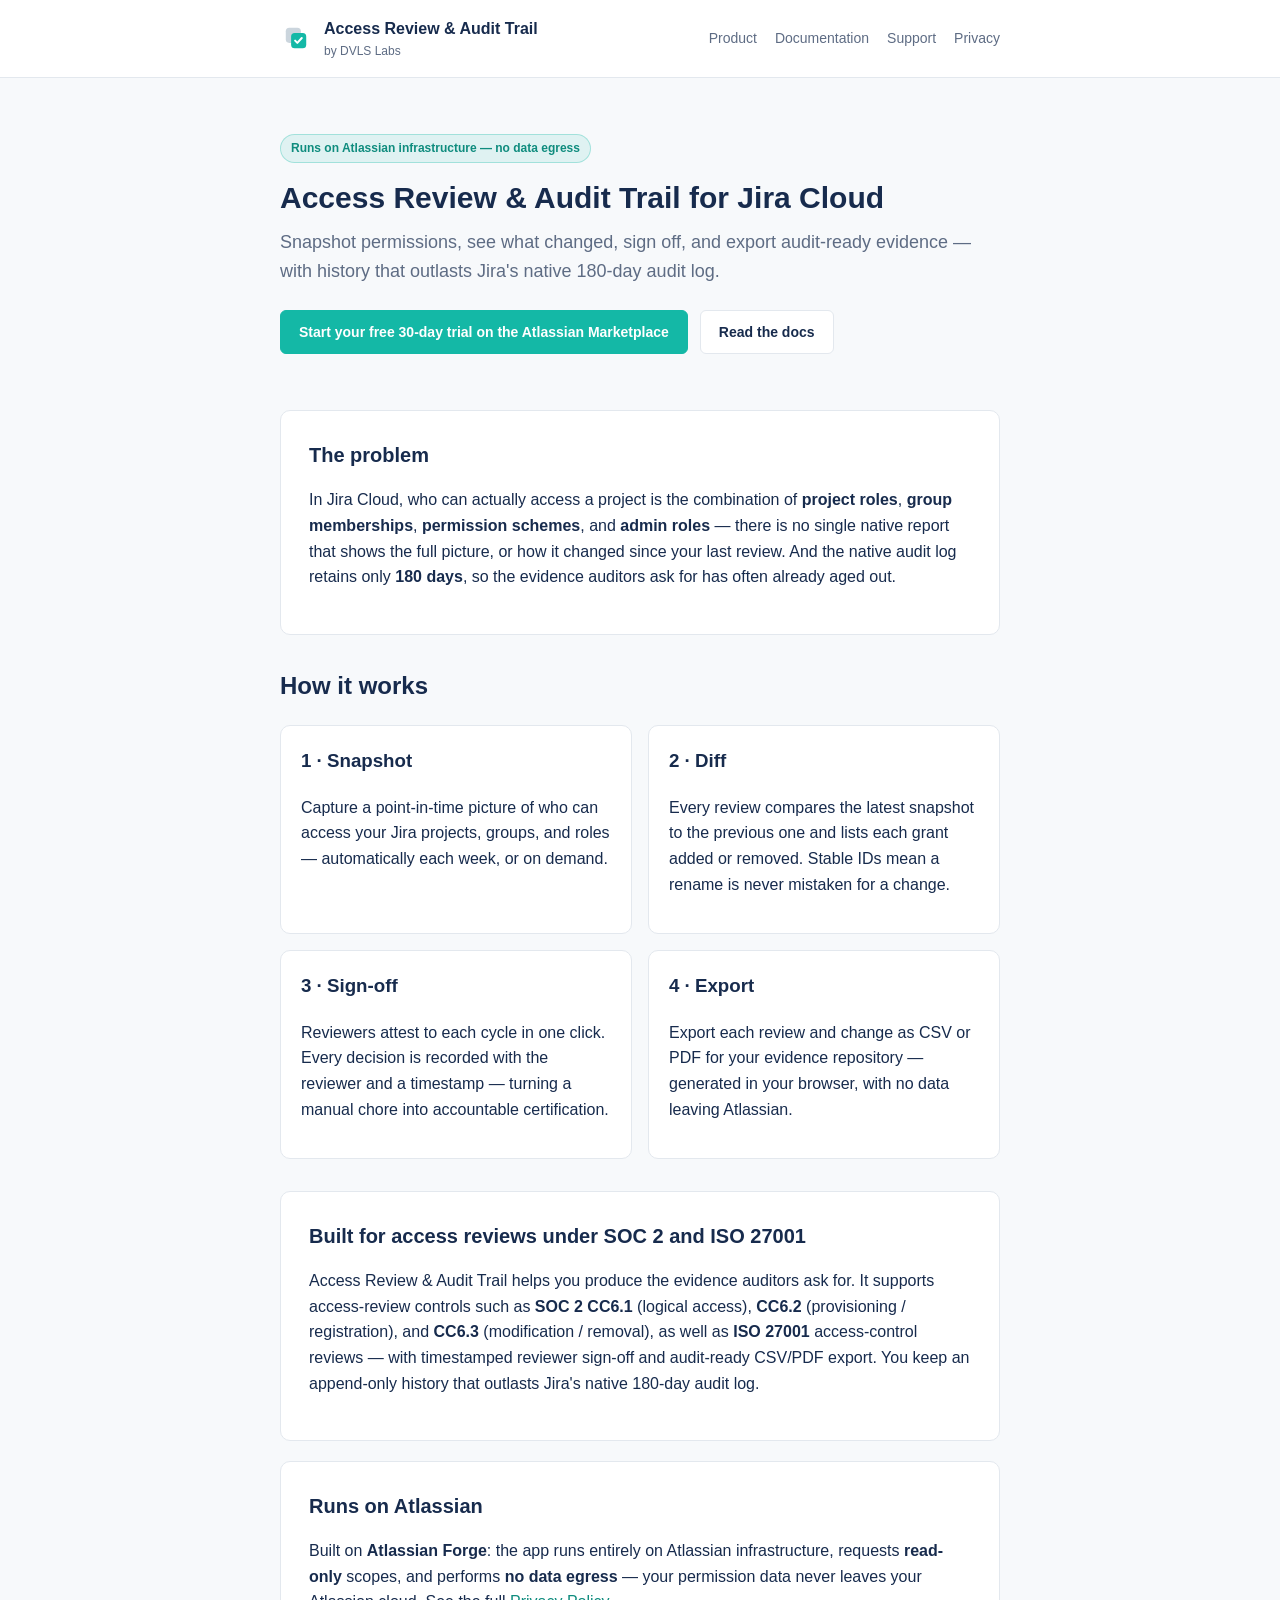
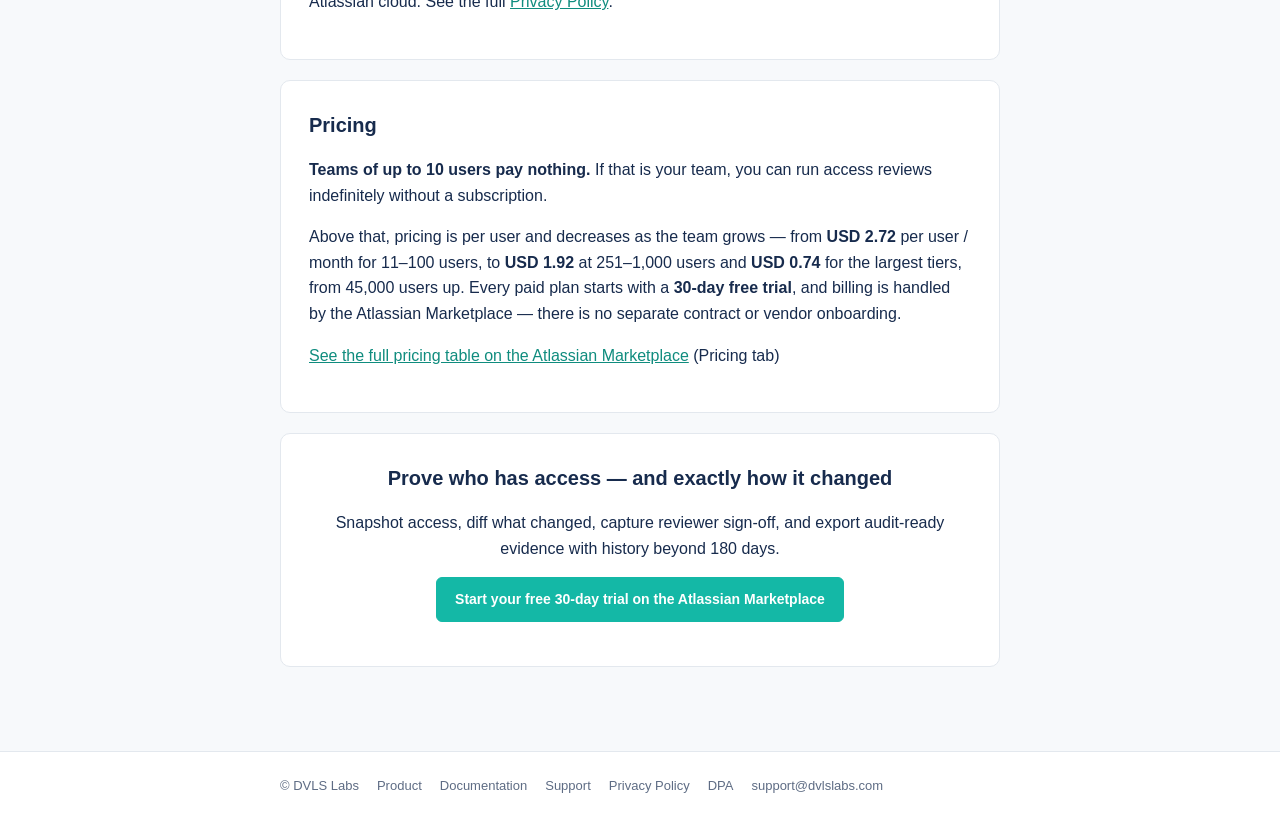
<file: product.html>
<!DOCTYPE html>
<html lang="en">
<head>
<meta charset="UTF-8" />
<meta name="viewport" content="width=device-width, initial-scale=1.0" />
<title>Jira access review &amp; audit history beyond 180 days | Access Review &amp; Audit Trail</title>
<meta name="description" content="Keep Jira permission-change history beyond the native 180-day audit log. Snapshot access, diff what changed, capture reviewer sign-off, export audit-ready CSV/PDF." />
<meta property="og:type" content="website" />
<meta property="og:title" content="Access Review &amp; Audit Trail for Jira Cloud" />
<meta property="og:description" content="Snapshot permissions, see what changed, sign off, and export audit-ready evidence — with history that outlasts Jira's 180-day audit log." />
<meta property="og:url" content="https://dvlslabs.com/product.html" />
<meta property="og:image" content="https://dvlslabs.com/logo.svg" />
<meta name="twitter:card" content="summary" />
<link rel="icon" href="logo.svg" type="image/svg+xml" />
<link rel="canonical" href="https://dvlslabs.com/product.html" />
<link rel="stylesheet" href="style.css" />
</head>
<body>

<header class="site-header">
  <div class="wrap">
    <img class="logo" src="logo.svg" alt="Access Review logo" />
    <a class="brand" href="index.html">Access Review &amp; Audit Trail<small>by DVLS Labs</small></a>
    <nav class="nav">
      <a href="product.html">Product</a>
      <a href="documentation.html">Documentation</a>
      <a href="support.html">Support</a>
      <a href="privacy.html">Privacy</a>
    </nav>
  </div>
</header>

<div class="wrap">
  <section class="hero">
    <span class="badge">Runs on Atlassian infrastructure — no data egress</span>
    <h1>Access Review &amp; Audit Trail for Jira Cloud</h1>
    <p class="lead">Snapshot permissions, see what changed, sign off, and export audit-ready
      evidence — with history that outlasts Jira's native 180-day audit log.</p>
    <div class="cta-row">
      <a class="btn primary" href="https://marketplace.atlassian.com/apps/147263462/access-review-audit-trail-for-jira" target="_blank" rel="noopener">Start your free 30-day trial on the Atlassian Marketplace</a>
      <a class="btn" href="documentation.html">Read the docs</a>
    </div>
  </section>
</div>

<main>
  <div class="wrap doc">

    <div class="card">
      <h2>The problem</h2>
      <p>In Jira Cloud, who can actually access a project is the combination of
        <strong>project roles</strong>, <strong>group memberships</strong>,
        <strong>permission schemes</strong>, and <strong>admin roles</strong> — there is no
        single native report that shows the full picture, or how it changed since your last
        review. And the native audit log retains only <strong>180 days</strong>, so the
        evidence auditors ask for has often already aged out.</p>
    </div>

    <h2 style="margin-top:32px">How it works</h2>
    <div class="tiles">
      <div class="tile">
        <h3>1 · Snapshot</h3>
        <p>Capture a point-in-time picture of who can access your Jira projects, groups, and
          roles — automatically each week, or on demand.</p>
      </div>
      <div class="tile">
        <h3>2 · Diff</h3>
        <p>Every review compares the latest snapshot to the previous one and lists each grant
          added or removed. Stable IDs mean a rename is never mistaken for a change.</p>
      </div>
      <div class="tile">
        <h3>3 · Sign-off</h3>
        <p>Reviewers attest to each cycle in one click. Every decision is recorded with the
          reviewer and a timestamp — turning a manual chore into accountable certification.</p>
      </div>
      <div class="tile">
        <h3>4 · Export</h3>
        <p>Export each review and change as CSV or PDF for your evidence repository — generated
          in your browser, with no data leaving Atlassian.</p>
      </div>
    </div>

    <div class="card" style="margin-top:32px">
      <h2>Built for access reviews under SOC&nbsp;2 and ISO&nbsp;27001</h2>
      <p>Access Review &amp; Audit Trail helps you produce the evidence auditors ask for. It
        supports access-review controls such as <strong>SOC&nbsp;2 CC6.1</strong> (logical
        access), <strong>CC6.2</strong> (provisioning / registration), and
        <strong>CC6.3</strong> (modification / removal), as well as
        <strong>ISO&nbsp;27001</strong> access-control reviews — with timestamped reviewer
        sign-off and audit-ready CSV/PDF export. You keep an append-only history that outlasts
        Jira's native 180-day audit log.</p>
    </div>

    <div class="card">
      <h2>Runs on Atlassian</h2>
      <p>Built on <strong>Atlassian Forge</strong>: the app runs entirely on Atlassian
        infrastructure, requests <strong>read-only</strong> scopes, and performs
        <strong>no data egress</strong> — your permission data never leaves your Atlassian
        cloud. See the full <a href="privacy.html">Privacy Policy</a>.</p>
    </div>

    <div class="card">
      <h2>Pricing</h2>
      <p><strong>Teams of up to 10 users pay nothing.</strong> If that is your team, you can run
        access reviews indefinitely without a subscription.</p>
      <p>Above that, pricing is per user and decreases as the team grows — from
        <strong>USD&nbsp;2.72</strong> per user / month for 11–100 users, to
        <strong>USD&nbsp;1.92</strong> at 251–1,000 users and
        <strong>USD&nbsp;0.74</strong> for the largest tiers, from 45,000 users up. Every paid plan starts with a
        <strong>30-day free trial</strong>, and billing is handled by the Atlassian Marketplace —
        there is no separate contract or vendor onboarding.</p>
      <p><a href="https://marketplace.atlassian.com/apps/147263462/access-review-audit-trail-for-jira" target="_blank" rel="noopener">See the full pricing table on the Atlassian Marketplace</a> (Pricing tab)</p>
    </div>

    <div class="card" style="text-align:center">
      <h2>Prove who has access — and exactly how it changed</h2>
      <p>Snapshot access, diff what changed, capture reviewer sign-off, and export audit-ready
        evidence with history beyond 180 days.</p>
      <p style="margin-top:16px">
        <a class="btn primary" href="https://marketplace.atlassian.com/apps/147263462/access-review-audit-trail-for-jira" target="_blank" rel="noopener">Start your free 30-day trial on the Atlassian Marketplace</a>
      </p>
    </div>

  </div>
</main>

<footer class="site-footer">
  <div class="wrap">
    <span>© DVLS Labs</span>
    <a href="product.html">Product</a>
    <a href="documentation.html">Documentation</a>
    <a href="support.html">Support</a>
    <a href="privacy.html">Privacy Policy</a>
    <a href="dpa.html">DPA</a>
    <a href="mailto:support@dvlslabs.com">support@dvlslabs.com</a>
  </div>
</footer>

</body>
</html>
</file>
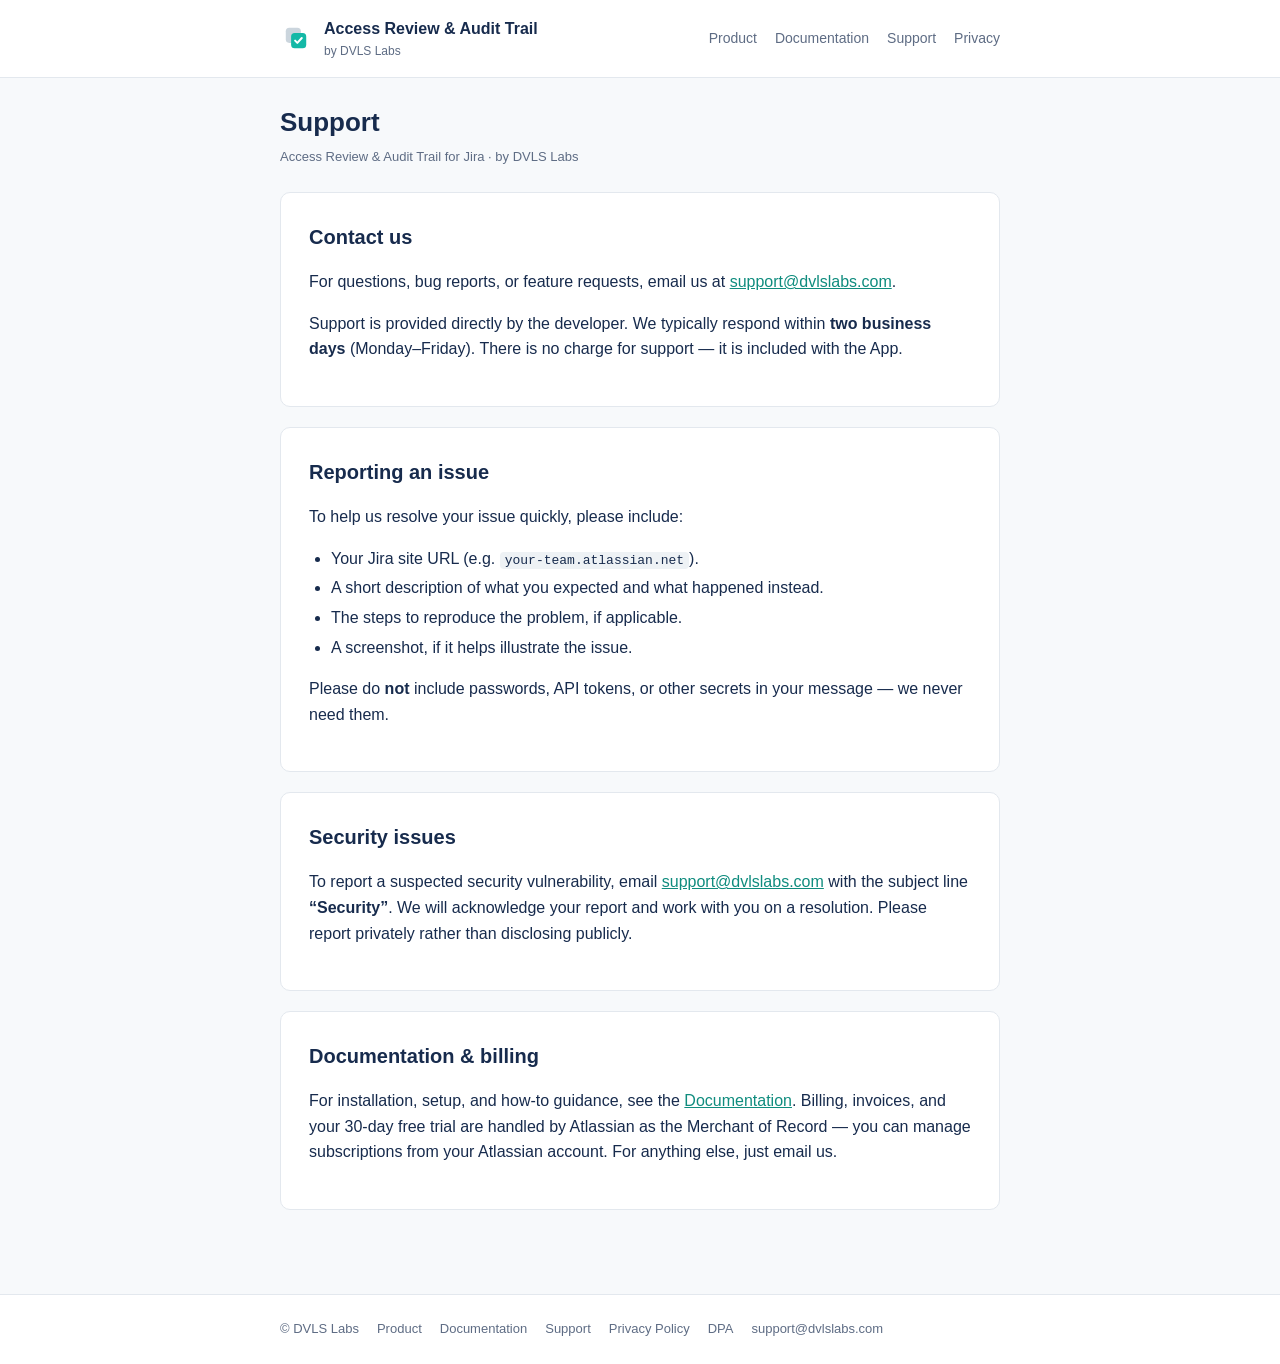
<file: support.html>
<!DOCTYPE html>
<html lang="en">
<head>
<meta charset="UTF-8" />
<meta name="viewport" content="width=device-width, initial-scale=1.0" />
<title>Support — Access Review &amp; Audit Trail for Jira</title>
<meta name="description" content="Get support for Access Review & Audit Trail for Jira: contact email, response times, and how to report an issue or request a feature." />
<link rel="icon" href="logo.svg" type="image/svg+xml" />
<link rel="canonical" href="https://dvlslabs.com/support.html" />
<link rel="stylesheet" href="style.css" />
</head>
<body>

<header class="site-header">
  <div class="wrap">
    <img class="logo" src="logo.svg" alt="Access Review logo" />
    <a class="brand" href="index.html">Access Review &amp; Audit Trail<small>by DVLS Labs</small></a>
    <nav class="nav">
      <a href="product.html">Product</a>
      <a href="documentation.html">Documentation</a>
      <a href="support.html">Support</a>
      <a href="privacy.html">Privacy</a>
    </nav>
  </div>
</header>

<main>
  <div class="wrap doc">
    <h1>Support</h1>
    <p class="updated">Access Review &amp; Audit Trail for Jira · by DVLS Labs</p>

    <div class="card">
      <h2>Contact us</h2>
      <p>For questions, bug reports, or feature requests, email us at
        <a href="mailto:support@dvlslabs.com">support@dvlslabs.com</a>.</p>
      <p>Support is provided directly by the developer. We typically respond within
        <strong>two business days</strong> (Monday–Friday). There is no charge for support —
        it is included with the App.</p>
    </div>

    <div class="card">
      <h2>Reporting an issue</h2>
      <p>To help us resolve your issue quickly, please include:</p>
      <ul>
        <li>Your Jira site URL (e.g. <code>your-team.atlassian.net</code>).</li>
        <li>A short description of what you expected and what happened instead.</li>
        <li>The steps to reproduce the problem, if applicable.</li>
        <li>A screenshot, if it helps illustrate the issue.</li>
      </ul>
      <p>Please do <strong>not</strong> include passwords, API tokens, or other secrets in your
        message — we never need them.</p>
    </div>

    <div class="card">
      <h2>Security issues</h2>
      <p>To report a suspected security vulnerability, email
        <a href="mailto:support@dvlslabs.com">support@dvlslabs.com</a> with the subject line
        <strong>“Security”</strong>. We will acknowledge your report and work with you on a
        resolution. Please report privately rather than disclosing publicly.</p>
    </div>

    <div class="card">
      <h2>Documentation &amp; billing</h2>
      <p>For installation, setup, and how-to guidance, see the
        <a href="documentation.html">Documentation</a>. Billing, invoices, and your 30-day free
        trial are handled by Atlassian as the Merchant of Record — you can manage subscriptions
        from your Atlassian account. For anything else, just email us.</p>
    </div>
  </div>
</main>

<footer class="site-footer">
  <div class="wrap">
    <span>© DVLS Labs</span>
    <a href="product.html">Product</a>
    <a href="documentation.html">Documentation</a>
    <a href="support.html">Support</a>
    <a href="privacy.html">Privacy Policy</a>
    <a href="dpa.html">DPA</a>
    <a href="mailto:support@dvlslabs.com">support@dvlslabs.com</a>
  </div>
</footer>

</body>
</html>
</file>
<file: style.css>
/* DVLS Labs — Access Review & Audit Trail for Jira — public site */
:root {
  --teal: #14B8A6;
  --teal-dark: #0F8C7E;
  --ink: #172B4D;
  --muted: #5E6C84;
  --ghost: #CBD5DD;
  --bg: #F7F9FB;
  --card: #FFFFFF;
  --border: #E3E8EE;
  --maxw: 760px;
}

* { box-sizing: border-box; }

html { -webkit-text-size-adjust: 100%; }

body {
  margin: 0;
  font-family: -apple-system, BlinkMacSystemFont, "Segoe UI", Roboto, Oxygen,
    Ubuntu, Cantarell, "Helvetica Neue", Arial, sans-serif;
  color: var(--ink);
  background: var(--bg);
  line-height: 1.6;
}

a { color: var(--teal-dark); }
a:hover { color: var(--teal); }

.wrap { max-width: var(--maxw); margin: 0 auto; padding: 0 20px; }

/* Header */
.site-header {
  background: var(--card);
  border-bottom: 1px solid var(--border);
}
.site-header .wrap {
  display: flex;
  align-items: center;
  gap: 12px;
  padding-top: 16px;
  padding-bottom: 16px;
}
.logo {
  width: 32px; height: 32px;
  flex: 0 0 32px;
}
.brand {
  font-weight: 700;
  font-size: 16px;
  color: var(--ink);
  text-decoration: none;
}
.brand small { display: block; font-weight: 400; font-size: 12px; color: var(--muted); }
.nav { margin-left: auto; display: flex; gap: 18px; font-size: 14px; }
.nav a { text-decoration: none; color: var(--muted); }
.nav a:hover { color: var(--ink); }

/* Hero */
.hero { padding: 56px 0 32px; }
.hero h1 { font-size: 30px; line-height: 1.25; margin: 0 0 12px; }
.hero p.lead { font-size: 18px; color: var(--muted); margin: 0 0 24px; }
.badge {
  display: inline-block;
  background: rgba(20,184,166,0.10);
  color: var(--teal-dark);
  border: 1px solid rgba(20,184,166,0.30);
  font-size: 12px; font-weight: 600;
  padding: 4px 10px; border-radius: 999px;
  margin-bottom: 16px;
}
.cta-row { display: flex; flex-wrap: wrap; gap: 12px; margin-top: 8px; }
.btn {
  display: inline-block;
  text-decoration: none;
  font-weight: 600; font-size: 14px;
  padding: 10px 18px; border-radius: 6px;
  border: 1px solid var(--border);
  background: var(--card); color: var(--ink);
}
.btn.primary { background: var(--teal); color: #fff; border-color: var(--teal); }
.btn.primary:hover { background: var(--teal-dark); color: #fff; }

/* Content cards */
main { padding: 24px 0 64px; }
.card {
  background: var(--card);
  border: 1px solid var(--border);
  border-radius: 10px;
  padding: 28px 28px;
  margin: 0 0 20px;
}
.card h2 { font-size: 20px; margin: 0 0 12px; }
.card h3 { font-size: 16px; margin: 22px 0 8px; }
.doc h1 { font-size: 26px; margin: 0 0 4px; }
.doc .updated { color: var(--muted); font-size: 13px; margin: 0 0 24px; }
ul, ol { padding-left: 22px; }
li { margin: 4px 0; }
code {
  background: #EEF2F5; border-radius: 4px;
  padding: 1px 5px; font-size: 13px;
  font-family: "SFMono-Regular", Consolas, "Liberation Mono", Menlo, monospace;
}
table { width: 100%; border-collapse: collapse; margin: 12px 0; font-size: 14px; }
th, td { text-align: left; padding: 8px 10px; border-bottom: 1px solid var(--border); }
th { color: var(--muted); font-weight: 600; }
.tiles { display: grid; grid-template-columns: 1fr 1fr; gap: 16px; }
@media (max-width: 560px) { .tiles { grid-template-columns: 1fr; } }
.tile {
  border: 1px solid var(--border); border-radius: 10px;
  padding: 20px; background: var(--card);
}
.tile h3 { margin-top: 0; }

/* Footer */
.site-footer {
  border-top: 1px solid var(--border);
  background: var(--card);
  color: var(--muted); font-size: 13px;
}
.site-footer .wrap { padding: 24px 20px; display: flex; flex-wrap: wrap; gap: 8px 18px; }
.site-footer a { color: var(--muted); text-decoration: none; }
.site-footer a:hover { color: var(--ink); }
.site-footer .sep { margin-left: auto; }
</file>
